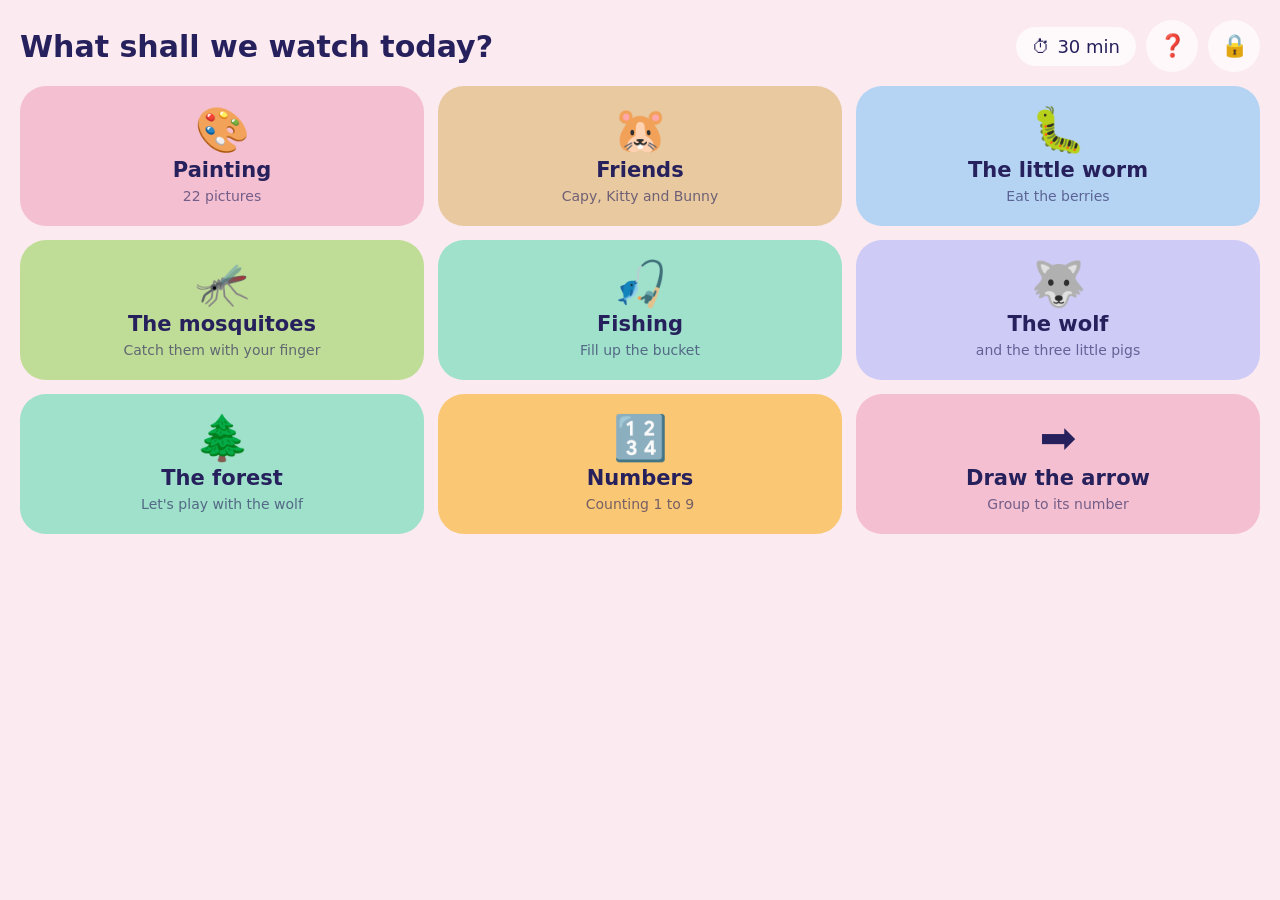
<file: docs/index.html>
<!doctype html>
<html lang="es">
<head>
<meta charset="utf-8">
<meta name="viewport" content="width=device-width, initial-scale=1, viewport-fit=cover, user-scalable=no">
<title>AurApp</title>

<meta name="apple-mobile-web-app-capable" content="yes">
<meta name="apple-mobile-web-app-status-bar-style" content="black-translucent">
<meta name="apple-mobile-web-app-title" content="AurApp">
<meta name="theme-color" content="#FBEAF0">

<link rel="manifest" href="manifest.webmanifest">
<link rel="apple-touch-icon" href="icons/icon-180.png">
<link rel="stylesheet" href="app.css">
</head>
<body>

<!-- Worlds ------------------------------------------------------------ -->
<div class="screen on" id="s-worlds">
  <div class="bar">
    <h1 data-t="worlds.ask"></h1>
    <div class="grow"></div>
    <div class="pill" id="clockWorlds">⏱ <span>30 min</span></div>
    <button class="round lock" data-go="help" aria-label="Instrucciones">❓</button>
    <button class="round lock" id="lockBtn" aria-label="Papá o mamá">🔒</button>
  </div>
  <div class="worlds" id="worldTiles"></div>
</div>

<!-- Video grid -------------------------------------------------------- -->
<div class="screen" id="s-grid">
  <div class="bar">
    <button class="round" data-go="worlds" aria-label="Inicio">🏠</button>
    <h1 id="gridTitle"></h1>
    <div class="grow"></div>
    <div class="pill" id="clockGrid">⏱ <span></span></div>
  </div>
  <div class="row">
    <button class="arrow" id="prevPage" aria-label="Anterior">‹</button>
    <div class="grid" id="videoGrid"></div>
    <button class="arrow" id="nextPage" aria-label="Siguiente">›</button>
  </div>
  <div class="dots" id="pageDots"></div>
</div>

<!-- Player ------------------------------------------------------------ -->
<div class="screen" id="s-player">
  <div id="stage">
    <div id="ytHost"></div>
    <div class="block"></div>
    <div class="veil" id="veil">▶</div>
  </div>
  <div class="controls">
    <button class="big pink" id="playPause" aria-label="Pausa">⏸</button>
    <div class="track"><div id="progress"></div></div>
    <button class="big lilac" id="playerHome" aria-label="Inicio">🏠</button>
  </div>
</div>

<!-- Time up ----------------------------------------------------------- -->
<div class="screen" id="s-timeup">
  <div class="moon">🌙</div>
  <h2 data-t="timeup.title"></h2>
  <p data-t="timeup.sub"></p>
  <button class="cta" data-go="paint" data-t="timeup.cta"></button>
  <button class="quiet" id="timeupParents" style="margin-top:18px" data-t="timeup.parents"></button>
</div>

<!-- Paint menu -------------------------------------------------------- -->
<div class="screen" id="s-paint">
  <div class="bar">
    <button class="round" data-go="worlds" aria-label="Inicio">🏠</button>
    <h1 data-t="paint.ask"></h1>
  </div>
  <div class="doors">
    <button class="door" data-go="color" style="background:var(--door-1)">
      <svg viewBox="0 0 320 300" id="doorArt" aria-hidden="true"></svg>
      <span class="name" data-t="paint.color"></span>
      <span class="sub" data-t="paint.color.sub"></span>
    </button>
    <button class="door" data-go="draw" style="background:var(--door-2)">
      <svg viewBox="0 0 320 300" aria-hidden="true">
        <path d="M40 200 C90 100 130 250 170 150 C200 76 240 190 285 120"
              fill="none" stroke="var(--ink)" stroke-width="14" stroke-linecap="round" opacity=".75"/>
      </svg>
      <span class="name" data-t="paint.draw"></span>
      <span class="sub" data-t="paint.draw.sub"></span>
    </button>
  </div>
</div>

<!-- Coloring ---------------------------------------------------------- -->
<div class="screen" id="s-color">
  <div class="bar">
    <button class="round" data-go="paint" aria-label="Atrás">‹</button>
    <h1 id="colorTitle" style="font-size:24px"></h1>
    <div class="grow"></div>
  </div>
  <div class="cats" id="silCats"></div>
  <div class="picker" id="silPicker"></div>
  <div id="canvasWrap"><svg id="colorSvg" viewBox="0 0 320 300" preserveAspectRatio="xMidYMid meet"></svg></div>
  <div class="paintrow">
    <div class="palette" id="palColor"></div>
    <button class="bigreset" id="colorReset" aria-label="Empezar de nuevo">
      <svg id="colorResetArt" viewBox="0 0 320 300" aria-hidden="true"></svg>
      <span class="badge">↺</span>
    </button>
  </div>
</div>

<!-- Free draw --------------------------------------------------------- -->
<div class="screen" id="s-draw">
  <div class="bar">
    <button class="round" data-go="paint" aria-label="Atrás">‹</button>
    <h1 style="font-size:24px" data-t="draw.title"></h1>
    <div class="grow"></div>
    <button class="round" id="undoBtn" aria-label="Deshacer">↶</button>
  </div>
  <div class="tools">
    <button class="tool on" data-tool="pencil" data-t="tool.pencil"></button>
    <button class="tool" data-tool="brush" data-t="tool.brush"></button>
    <button class="tool" data-tool="eraser" data-t="tool.eraser"></button>
    <button class="tool" id="clearDraw" data-t="tool.new"></button>
  </div>
  <div id="canvasWrap2" style="flex:1;background:#fff;border-radius:18px;min-height:0;overflow:hidden">
    <canvas id="drawCanvas"></canvas>
  </div>
  <div class="palette" id="palDraw"></div>
</div>

<!-- Friends ----------------------------------------------------------- -->
<div class="screen" id="s-pets">
  <div class="bar">
    <button class="round" data-go="worlds" aria-label="Inicio">🏠</button>
    <h1 id="petName"></h1>
    <div class="grow"></div>
    <div class="whotabs" id="petWho"></div>
  </div>
  <div class="petsrow">
    <div class="petstage"><svg id="petSvg" viewBox="0 0 300 400" role="img" aria-label="amigo"></svg></div>
    <div class="petside">
      <div class="cats" id="petModes"></div>
      <div class="meter" id="petMeter"><div></div></div>
      <div class="petitems" id="petItems"></div>
      <div class="paintrow">
        <div class="palette" id="petPal"></div>
        <button class="bigreset" id="petReset" aria-label="Empezar de nuevo">
          <svg id="petResetArt" viewBox="30 0 240 240" aria-hidden="true"></svg>
          <span class="badge">↺</span>
        </button>
      </div>
      <p class="pethint" id="petHint"></p>
    </div>
  </div>
</div>

<!-- Wolf and the three pigs -------------------------------------------- -->
<div class="screen" id="s-story">
  <div class="bar">
    <button class="round" data-go="worlds" aria-label="Inicio">🏠</button>
    <div class="grow"></div>
    <div class="dots" id="storyDots"></div>
  </div>
  <div class="storywrap"><svg id="storySvg" aria-label="el lobo y los tres cerditos"></svg></div>
  <div class="storyrow">
    <button class="storybtn" id="storyBlow" aria-label="Sopla"></button>
    <button class="storybtn next" id="storyNext" hidden aria-label="Siguiente casa"></button>
  </div>
</div>

<!-- Playing in the forest ---------------------------------------------- -->
<div class="screen" id="s-forest">
  <div class="bar">
    <button class="round" data-go="worlds" aria-label="Inicio">🏠</button>
    <div class="grow"></div>
    <div class="dots" id="forestDots"></div>
  </div>
  <div class="storywrap"><svg id="forestSvg" aria-label="juguemos en el bosque"></svg></div>
  <div class="storyrow">
    <button class="storybtn" id="forestAsk" aria-label="¿Lobo, estás?"></button>
    <button class="storybtn next" id="forestAgain" hidden aria-label="Otra vez"></button>
  </div>
  <p class="foresthint" id="forestHint"></p>
</div>

<!-- Worm ---------------------------------------------------------------- -->
<div class="screen" id="s-worm">
  <div class="bar">
    <button class="round" data-go="worlds" aria-label="Inicio">🏠</button>
    <div class="dots" id="wormDots"></div>
    <div class="grow"></div>
    <button class="round wormrestart" id="wormReset" aria-label="Empezar de nuevo">↺</button>
  </div>
  <div class="wormrow">
    <div class="wormboard"><svg id="wormSvg" aria-label="el gusanito"></svg></div>
    <div class="pad4">
      <button class="dirbtn up"    data-dir="0,-1" aria-label="Arriba">▲</button>
      <button class="dirbtn left"  data-dir="-1,0" aria-label="Izquierda">◀</button>
      <button class="dirbtn right" data-dir="1,0"  aria-label="Derecha">▶</button>
      <button class="dirbtn down"  data-dir="0,1"  aria-label="Abajo">▼</button>
    </div>
  </div>
</div>

<!-- Mosquitos ---------------------------------------------------------- -->
<div class="screen" id="s-bugs">
  <div class="bar">
    <button class="round" data-go="worlds" aria-label="Inicio">🏠</button>
    <div class="dots" id="bugDots"></div>
    <div class="grow"></div>
    <button class="round wormrestart" id="bugReset" aria-label="Empezar de nuevo">↺</button>
  </div>
  <div class="bugwrap">
    <div class="bugboard"><svg id="bugSvg" aria-label="los mosquitos"></svg></div>
    <div class="bugcheer" id="bugCheer" hidden></div>
  </div>
</div>

<!-- Une con la flecha --------------------------------------------------- -->
<div class="screen" id="s-match">
  <div class="bar">
    <button class="round" data-go="worlds" aria-label="Inicio">🏠</button>
    <div class="dots" id="matchDots"></div>
    <div class="grow"></div>
    <button class="round wormrestart" id="matchReset" aria-label="Empezar de nuevo">↺</button>
  </div>
  <div class="matchwrap">
    <div class="matchboard"><svg id="matchSvg" aria-label="une los conjuntos con su numero"></svg></div>
    <div class="bugcheer" id="matchCheer" hidden></div>
  </div>
</div>

<!-- A pescar ------------------------------------------------------------ -->
<div class="screen" id="s-fish">
  <div class="bar">
    <button class="round" data-go="worlds" aria-label="Inicio">🏠</button>
    <div class="dots" id="fishDots"></div>
    <div class="grow"></div>
    <button class="round wormrestart" id="fishReset" aria-label="Empezar de nuevo">↺</button>
  </div>
  <div class="bugwrap">
    <div class="bugboard"><svg id="fishSvg" aria-label="a pescar"></svg></div>
    <div class="bugcheer" id="fishCheer" hidden></div>
  </div>
</div>

<!-- Counting ------------------------------------------------------------ -->
<div class="screen" id="s-count">
  <div class="bar">
    <button class="round" data-go="worlds" aria-label="Inicio">🏠</button>
    <div class="grow"></div>
    <div class="dots" id="countDots"></div>
  </div>
  <div class="countboard" id="countBoard"></div>
  <div class="countrow">
    <div class="numchip" id="numChip"></div>
    <p class="counthint" id="countHint"></p>
  </div>
</div>

<!-- Help ---------------------------------------------------------------- -->
<div class="screen" id="s-help">
  <div class="wrap">
    <div class="bar" style="margin:10px 0 18px">
      <h2 style="margin:0" data-t="help.title"></h2>
      <div class="grow"></div>
      <button class="btn" id="helpBack" data-t="help.done"></button>
    </div>
    <div data-thtml="body"></div>
  </div>
</div>

<!-- PIN --------------------------------------------------------------- -->
<div class="screen" id="s-pin">
  <h2 data-t="pin.title"></h2>
  <div class="pips" id="pips"><i></i><i></i><i></i><i></i></div>
  <div class="pad" id="pinPad"></div>
  <button class="quiet" id="pinCancel" data-t="pin.cancel"></button>
</div>

<!-- Parent panel ------------------------------------------------------ -->
<div class="screen" id="s-parents">
  <div class="wrap">
    <div class="bar" style="margin:10px 0 18px">
      <h2 style="margin:0" data-t="p.title"></h2>
      <div class="grow"></div>
      <button class="btn" data-go="worlds" data-t="p.done"></button>
    </div>

    <section>
      <h3 data-t="p.help.h"></h3>
      <button class="btn primary" data-go="help" data-t="p.help.link"></button>
      <p class="hint" data-t="p.help.sub"></p>
    </section>

    <!-- The daily limit only counts time spent actually playing a video, so in
         a build without videos it is a control that does nothing. Rather than
         leave a dead setting in front of a parent, it travels with the video
         sections. -->
    <section class="vidonly">
      <h3 data-t="p.time.h"></h3>
      <label><span data-t="p.time.limit"></span>
        <select id="limitSel">
          <option value="0">Sin límite</option>
          <option value="15">15 minutos</option>
          <option value="20">20 minutos</option>
          <option value="30">30 minutos</option>
          <option value="45">45 minutos</option>
          <option value="60">60 minutos</option>
          <option value="90">90 minutos</option>
        </select>
      </label>
      <label><span data-t="p.time.used"></span> <span id="usedToday">0 min</span></label>
      <button class="btn" id="resetTime" data-t="p.time.reset"></button>
    </section>

    <section class="vidonly">
      <h3 data-t="p.search.h"></h3>
      <label><span data-t="p.search.q"></span> <input type="text" id="ytQuery" autocomplete="off"></label>
      <label><span data-t="p.search.world"></span> <select id="ytWorld"></select></label>
      <button class="btn primary" id="ytSearchBtn" data-t="p.search.go"></button>
      <p class="hint" id="ytHint" data-t="p.search.needkey"></p>
      <p class="hint" style="margin-top:12px" data-t="p.search.sugg"></p>
      <div class="suggests" id="ytSuggest"></div>
      <div id="ytResults"></div>
    </section>

    <section class="vidonly">
      <h3 data-t="p.list.h"></h3>
      <label><span data-t="p.list.link"></span> <input type="url" id="ytList" placeholder="https://www.youtube.com/playlist?list=..." autocomplete="off"></label>
      <button class="btn" id="ytListBtn" data-t="p.list.go"></button>
      <p class="hint" data-t="p.list.note"></p>
    </section>

    <section class="vidonly">
      <h3 data-t="p.bulk.h"></h3>
      <textarea id="ytBulk" rows="4" placeholder="Pega aquí varios enlaces, uno por línea"></textarea>
      <button class="btn" id="ytBulkBtn" data-t="p.bulk.go"></button>
      <p class="hint" data-t="p.bulk.note"></p>
    </section>

    <section class="vidonly">
      <h3 data-t="p.add.h"></h3>
      <label><span data-t="p.add.link"></span> <input type="url" id="addLink" placeholder="https://youtu.be/..." inputmode="url" autocomplete="off"></label>
      <label><span data-t="p.add.title"></span> <input type="text" id="addTitle"></label>
      <label><span data-t="p.add.world"></span> <select id="addWorld"></select></label>
      <button class="btn primary" id="addBtn" data-t="p.add.go"></button>
      <p class="hint" id="addHint" data-t="p.add.note"></p>
    </section>

    <section class="vidonly">
      <h3><span data-t="p.videos.h"></span> (<span id="videoCount">0</span>)</h3>
      <div id="videoList"></div>
      <p class="hint" id="emptyHint" data-t="p.videos.empty"></p>
    </section>

    <section>
      <h3 data-t="p.worlds.h"></h3>
      <div id="worldToggles"></div>
      <p class="hint" data-t="p.worlds.note"></p>
    </section>

    <section>
      <h3 data-t="p.sound.h"></h3>
      <label class="worldrow"><span class="ico">🔊</span><b data-t="p.sound.on"></b><input type="checkbox" id="soundOn"></label>
      <p class="hint" data-t="p.sound.note"></p>
    </section>

    <section>
      <h3 data-t="p.lang.h"></h3>
      <div class="cats" id="langPick"></div>
      <p class="hint" data-t="p.lang.note"></p>
    </section>

    <section>
      <h3 data-t="p.theme.h"></h3>
      <div id="themePicker" class="themes"></div>
      <p class="hint" data-t="p.theme.note"></p>
    </section>

    <section class="vidonly">
      <h3 data-t="p.key.h"></h3>
      <label>API key <input type="text" id="ytKey" placeholder="AIza..." autocomplete="off"></label>
      <button class="btn" id="ytKeySave" data-t="p.key.save"></button>
      <p class="hint" data-t="p.key.note"></p>
    </section>

    <section>
      <h3 data-t="p.sec.h"></h3>
      <label>PIN <input type="text" id="pinInput" inputmode="numeric" maxlength="4"></label>
      <button class="btn" id="savePin" data-t="p.sec.save"></button>
      <p class="hint" data-t="p.sec.note"></p>
    </section>

    <section>
      <h3 data-t="p.backup.h"></h3>
      <button class="btn" id="exportBtn" data-t="p.backup.export"></button>
      <button class="btn" id="importBtn" data-t="p.backup.import"></button>
      <p class="hint" data-t="p.backup.note"></p>
      <input type="file" id="importFile" accept="application/json" hidden>
    </section>
  </div>
</div>

<script src="silhouettes.js"></script>
<script src="pets.js"></script>
<script src="story.js"></script>
<script src="forest.js"></script>
<script src="worm.js"></script>
<script src="counting.js"></script>
<script src="bugs.js"></script>
<script src="match.js"></script>
<script src="fish.js"></script>
<script src="sound.js"></script>
<script src="i18n.js"></script>
<script src="i18n-help.js"></script>
<script src="youtube.js"></script>
<script src="app.js"></script>
</body>
</html>
</file>
<file: docs/app.css>
/* AurApp — styles. Everything is sized for small, imprecise fingers:
   no tap target under 52px, no text she has to read in order to navigate. */

/* Palette ------------------------------------------------------------
   Every mood colour lives here so the whole app can be re-tinted from the
   parent panel. The characters and the colouring pages are deliberately not
   themed — those are artwork, not chrome. */

:root {
  --bg-main: #FBEAF0;
  --bg-alt: #EEEDFE;
  --bg-paint: #E7F4EF;
  --bg-plain: #F5F5F4;
  --ink: #26215C;
  --accent: #D4537E;
  --accent-soft: #F4C0D1;
  --accent-strong: #E86A9A;
  --accent-2: #CECBF6;
  --ok: #1D9E75;
  --door-1: #9FE1CB;
  --door-2: #FAC775;
  --stage-deep: #3C3489;
}

* { box-sizing: border-box; -webkit-tap-highlight-color: transparent; }

/* touch-action: manipulation turns off double-tap-to-zoom on anything that can
   be pressed. Without it the browser waits about 300 ms after each tap to see
   whether a second one is coming — and if it is, it cancels the first. Tapping
   harder and faster, which is what anyone does when a button seems dead, is
   the one thing that makes it worse. It is why the house button needed
   pressing several times.

   The same rule pairs with the :active states below: with the tap highlight
   turned off, a button that does not visibly move is a button you cannot tell
   you have pressed. */
button, label, .tile, .door, .sw, .card, [data-go] { touch-action: manipulation; }

.round:active, .tile:active, .cta:active, .btn:active { transform: scale(.94); }

/* The browser hides [hidden] elements with `display: none` from its own
   stylesheet, which any class rule of ours that sets `display` silently beats.
   That is how the 🎉 stayed on screen after the mosquitoes were caught — and
   how both story buttons were showing at once. One rule fixes the family. */
[hidden] { display: none !important; }

html, body {
  margin: 0; padding: 0; height: 100%;
  overflow: hidden;
  overscroll-behavior: none;
  font-family: ui-rounded, "SF Pro Rounded", -apple-system, system-ui, sans-serif;
  background: var(--bg-main);
  color: var(--ink);
  -webkit-user-select: none; user-select: none;
  -webkit-touch-callout: none;
}

/* Screens ------------------------------------------------------------- */

/* Padding respects the notch and the home bar. On a phone with a cutout, or
   an iPad in full screen, a flat 20px puts the home button under the cut-out
   or under the gesture bar. env() is zero on everything else, so this costs
   nothing where it is not needed. */
.screen {
  position: fixed; inset: 0; display: none; flex-direction: column; gap: 14px;
  padding: max(20px, env(safe-area-inset-top)) max(20px, env(safe-area-inset-right))
           max(20px, env(safe-area-inset-bottom)) max(20px, env(safe-area-inset-left));
}
.screen.on { display: flex; }

#s-worlds, #s-paint { background: var(--bg-main); }
#s-grid, #s-timeup  { background: var(--bg-alt); }
#s-color            { background: var(--bg-paint); }
#s-draw             { background: var(--bg-main); }
#s-player           { background: var(--ink); }
#s-pin, #s-parents  { background: var(--bg-plain); }

/* Header -------------------------------------------------------------- */

/* The header row. The dots must be the part that gives way: they are the only
   thing here that grows with the game (twenty of them in the mosquitoes), and
   a row that cannot give way pushes the reset button off the right edge —
   exactly what happened to the colour palette. */
.bar { display: flex; align-items: center; gap: 10px; flex: 0 0 auto; flex-wrap: wrap; }
.bar h1 { margin: 0; font-size: 30px; font-weight: 600; }
.bar .grow { flex: 1; }

.pill {
  display: flex; align-items: center; gap: 7px;
  padding: 9px 16px; border-radius: 999px;
  background: rgba(255,255,255,.72); font-size: 18px; font-weight: 500;
}

.round {
  width: 52px; height: 52px; flex: 0 0 auto;
  border: 0; border-radius: 50%;
  background: #fff; color: var(--ink);
  font-size: 22px; display: grid; place-items: center; cursor: pointer;
}
.round.lock { background: rgba(255,255,255,.7); color: #6b6b6b; }

/* World tiles --------------------------------------------------------- */

.worlds {
  flex: 1; display: grid; grid-template-columns: repeat(3, 1fr);
  gap: 14px; align-content: start;
  overflow-y: auto; -webkit-overflow-scrolling: touch;
}

.tile {
  border: 0; border-radius: 26px; padding: 22px 12px; cursor: pointer;
  display: flex; flex-direction: column; align-items: center; gap: 6px;
  font-family: inherit; color: var(--ink);
}
.tile .ico { font-size: 44px; line-height: 1; }
.tile .name { font-size: 21px; font-weight: 600; }
.tile .sub { font-size: 14px; opacity: .62; }

/* Video grid ---------------------------------------------------------- */

.row { flex: 1; display: flex; align-items: center; gap: 12px; min-height: 0; }

.arrow {
  width: 62px; flex: 0 0 auto; align-self: stretch; max-height: 240px;
  border: 0; border-radius: 20px; cursor: pointer;
  background: var(--accent); color: #fff; font-size: 30px;
}
.arrow:disabled { background: rgba(255,255,255,.6); color: rgba(38,33,92,.25); }

.grid { flex: 1; display: grid; grid-template-columns: repeat(3, 1fr); gap: 14px; align-content: center; }

.card {
  border: 0; padding: 9px; border-radius: 20px; background: #fff; cursor: pointer;
  font-family: inherit; text-align: left; color: var(--ink);
}
.card .thumb {
  position: relative; width: 100%; aspect-ratio: 16/9;
  border-radius: 14px; overflow: hidden; background: var(--accent-2);
}
.card .thumb img { width: 100%; height: 100%; object-fit: cover; display: block; }
.card .thumb .play {
  position: absolute; top: 8px; left: 8px;
  width: 34px; height: 34px; border-radius: 50%;
  background: rgba(255,255,255,.92); display: grid; place-items: center; font-size: 15px;
}
.card .ttl {
  margin-top: 7px; font-size: 16px; font-weight: 500; line-height: 1.25;
  display: -webkit-box; -webkit-line-clamp: 2; -webkit-box-orient: vertical; overflow: hidden;
}

.dots {
  display: flex; justify-content: center; gap: 10px;
  flex: 1 1 auto; min-width: 0; flex-wrap: wrap;
}
.dots i { width: 14px; height: 14px; border-radius: 50%; background: var(--accent-soft); }

/* Twenty dots at full size run off the side of a phone. Past a dozen they get
   smaller, and if they still do not fit they wrap — never at the cost of the
   buttons beside them. */
.dots.many { gap: 5px; }
.dots.many i { width: 9px; height: 9px; }
@media (max-width: 760px) {
  .dots.many { gap: 4px; }
  .dots.many i { width: 7px; height: 7px; }
}
.dots i.on { background: var(--accent); }

/* Player -------------------------------------------------------------- */

#stage { flex: 1; border-radius: 18px; overflow: hidden; position: relative; background: var(--stage-deep); min-height: 0; }
#stage iframe { position: absolute; inset: 0; width: 100%; height: 100%; border: 0; }

/* Swallows every tap on the video. Without this, tapping the iframe opens
   YouTube itself: the title bar, the share button, "More videos", or a whole
   new window. She controls playback with our buttons underneath instead. */
#stage .block { position: absolute; inset: 0; z-index: 3; }

/* YouTube paints its own "More videos" grid the moment a video pauses, and
   rel=0 no longer removes it. So while paused we cover the frame entirely. */
#stage .veil {
  position: absolute; inset: 0; z-index: 4;
  background: var(--ink); color: var(--accent-soft); font-size: 76px;
  display: none; align-items: center; justify-content: center;
}
#stage .veil.on { display: flex; }

.controls { flex: 0 0 auto; display: flex; align-items: center; gap: 18px; }
.big {
  width: 76px; height: 76px; flex: 0 0 auto;
  border: 0; border-radius: 50%; cursor: pointer;
  font-size: 30px; color: var(--ink); display: grid; place-items: center;
}
.big.pink { background: var(--accent-soft); }
.big.lilac { background: var(--accent-2); }

.track { flex: 1; height: 14px; border-radius: 999px; background: rgba(255,255,255,.22); overflow: hidden; }
.track div { height: 100%; width: 0; border-radius: 999px; background: var(--accent-soft); }

/* Time up ------------------------------------------------------------- */

#s-timeup { align-items: center; justify-content: center; text-align: center; }
#s-timeup .moon {
  width: 132px; height: 132px; border-radius: 50%; background: var(--accent-2);
  display: grid; place-items: center; font-size: 60px; margin-bottom: 6px;
}
#s-timeup h2 { margin: 0; font-size: 32px; font-weight: 600; }
#s-timeup p { margin: 0; font-size: 20px; opacity: .7; }

.cta {
  border: 0; border-radius: 999px; cursor: pointer; font-family: inherit;
  padding: 16px 30px; font-size: 21px; font-weight: 500;
  background: var(--accent-soft); color: var(--ink); margin-top: 14px;
}
.quiet { border: 0; background: none; color: #777; font-size: 16px; cursor: pointer; font-family: inherit; }

/* Paint --------------------------------------------------------------- */

.doors { flex: 1; display: grid; grid-template-columns: 1fr 1fr; gap: 18px; align-content: center; }
.door {
  border: 0; border-radius: 28px; padding: 30px 16px; cursor: pointer;
  font-family: inherit; color: var(--ink);
  display: flex; flex-direction: column; align-items: center; gap: 8px;
}
.door svg { height: 130px; }
.door .name { font-size: 26px; font-weight: 600; }
.door .sub { font-size: 16px; opacity: .6; }

.cats { flex: 0 0 auto; display: flex; gap: 10px; }
.cats button {
  border: 0; border-radius: 999px; cursor: pointer; font-family: inherit;
  padding: 10px 22px; font-size: 17px; font-weight: 500;
  background: #fff; color: var(--ink);
}
.cats button.on { background: var(--accent); color: #fff; }

.picker { flex: 0 0 auto; display: flex; gap: 9px; overflow-x: auto; padding-bottom: 4px; }
.picker::-webkit-scrollbar { display: none; }
.pk {
  flex: 0 0 auto; width: 74px; padding: 6px 4px 3px;
  border: 2px solid transparent; border-radius: 12px; background: #fff; cursor: pointer;
  font-family: inherit; text-align: center;
}
.pk.on { border-color: var(--accent); background: var(--bg-main); }
.pk svg { width: 100%; height: 40px; display: block; }
.pk svg .rg { fill: #9e9e98; stroke: #9e9e98; stroke-width: 5; }
.pk svg .ln { fill: none; }
.pk.on svg .rg { fill: #993556; stroke: #993556; }
.pk span { font-size: 11px; color: #6b6b6b; }

#canvasWrap { flex: 1; background: #fff; border-radius: 18px; min-height: 0; position: relative; overflow: hidden; }
#colorSvg { width: 100%; height: 100%; display: block; }
#colorSvg .rg { fill: #F1EFE8; stroke: #2C2C2A; stroke-width: 4; stroke-linejoin: round; cursor: pointer; }
#colorSvg .ln { fill: none; stroke-linecap: round; }

#drawCanvas { width: 100%; height: 100%; display: block; touch-action: none; background: #fff; }

/* The palette wraps at every width, not just on a narrow phone.
   Ten swatches in one unbreakable row are 628px wide; a phone held sideways is
   about 800px, and once the screen padding and the reset button are added the
   row no longer fits — and since the reset cannot shrink, it is the one that
   gets pushed off the edge. Wrapping means the palette's smallest possible
   width is one swatch, so the reset always has room. */
.palette {
  flex: 0 0 auto; display: flex; flex-wrap: wrap;
  gap: 12px; justify-content: center;
}
.sw { width: 52px; height: 52px; border-radius: 50%; border: 4px solid transparent; cursor: pointer; padding: 0; }
.sw.on { border-color: var(--ink); }

.tools { flex: 0 0 auto; display: flex; gap: 10px; }
.tool {
  flex: 1; border: 0; border-radius: 14px; padding: 14px 6px; cursor: pointer;
  background: #fff; color: var(--ink); font-family: inherit; font-size: 17px; font-weight: 500;
}
.tool.on { background: var(--accent); color: #fff; }

/* Friends -------------------------------------------------------------- */

.whotabs { display: flex; gap: 8px; }

/* Picture tabs. She cannot read, so the friend is chosen by its own face
   and the activity by the thing itself. */
.facetab {
  width: 64px; height: 64px; padding: 2px; cursor: pointer;
  border: 4px solid transparent; border-radius: 50%;
  background: #fff; overflow: hidden;
}
.facetab.on { border-color: var(--ok); background: #E1F5EE; }
.facetab svg { display: block; width: 100%; height: 100%; }

.icontab {
  width: 68px; height: 68px; flex: 0 0 auto; padding: 6px; cursor: pointer;
  border: 4px solid transparent; border-radius: 18px; background: #fff;
}
.icontab.cat svg .rg { fill: #9e9e98; stroke: #9e9e98; stroke-width: 5; }
.icontab.cat svg .ln { fill: none; }
.icontab.cat.on svg .rg { fill: #993556; stroke: #993556; }
.icontab.on { border-color: var(--accent); background: var(--bg-main); }
.icontab svg { display: block; width: 100%; height: 100%; }

.petsrow { flex: 1; display: flex; gap: 14px; min-height: 0; }

.petstage {
  flex: 0 0 40%; background: #FDF3E7; border-radius: 18px;
  display: flex; align-items: center; justify-content: center; overflow: hidden;
}
.petstage svg { display: block; width: 100%; height: 100%; }

/* A dressing-up game with no reaction feels broken: you tap, something
   appears, nothing happens. The bounce is anchored at the feet so it reads
   as the friend landing, not as the whole picture scaling. */
.petstage svg { transform-origin: 50% 92%; }
.petstage svg.pop    { animation: petPop .52s cubic-bezier(.3,1.4,.5,1); }
.petstage svg.wiggle { animation: petWiggle .55s ease-in-out; }

@keyframes petPop {
  0%   { transform: scale(1, 1) translateY(0); }
  28%  { transform: scale(1.07, .92) translateY(8px); }
  55%  { transform: scale(.96, 1.06) translateY(-12px); }
  78%  { transform: scale(1.03, .97) translateY(3px); }
  100% { transform: scale(1, 1) translateY(0); }
}

@keyframes petWiggle {
  0%, 100% { transform: rotate(0deg); }
  22%  { transform: rotate(-5deg); }
  55%  { transform: rotate(5deg); }
  80%  { transform: rotate(-2deg); }
}

/* Some children are motion sensitive, and iOS exposes the setting. */
@media (prefers-reduced-motion: reduce) {
  .petstage svg.pop, .petstage svg.wiggle { animation: none; }
}

.petside { flex: 1; min-width: 0; display: flex; flex-direction: column; gap: 10px; }

.petitems { display: grid; grid-template-columns: repeat(3, 1fr); gap: 10px; align-content: start; }
.petitem {
  background: #fff; border: 3px solid transparent; border-radius: 16px;
  padding: 6px; cursor: pointer; font-family: inherit;
}
.petitem.on { border-color: var(--accent); background: var(--bg-main); }
.petitem svg { display: block; width: 100%; height: 54px; }
.petitem span { display: block; font-size: 13px; color: var(--ink); text-align: center; margin-top: 2px; }

.pethint { margin: 0; font-size: 14px; color: #6b6b6b; }

.meter {
  height: 18px; border-radius: 999px; background: #fff;
  overflow: hidden; flex: 0 0 auto;
}
.meter > div {
  height: 100%; width: 0; border-radius: 999px;
  background: #97C459; transition: width .5s;
}

@media (orientation: portrait) {
  .petsrow { flex-direction: column; }
  .petstage { flex: 0 0 44%; }
  .petitems { grid-template-columns: repeat(4, 1fr); }
}

@media (max-width: 760px) {
  .whotabs button { padding: 9px 14px; font-size: 14px; }
  .petitem svg { height: 44px; }
  .petitem span { font-size: 11px; }
}

/* Wolf and the three pigs ---------------------------------------------- */

.storywrap {
  flex: 1; min-height: 0; background: #CFE9F7;
  border-radius: 20px; overflow: hidden; display: flex;
}
.storywrap svg { display: block; width: 100%; height: 100%; }

.storyrow { flex: 0 0 auto; display: flex; justify-content: center; gap: 14px; }
.storybtn {
  border: 0; border-radius: 26px; cursor: pointer; font-family: inherit;
  width: 112px; height: 100px; padding: 10px;
  background: var(--accent-strong);
  display: grid; place-items: center;
  box-shadow: 0 3px 0 rgba(38,33,92,.14);
}
.storybtn svg { display: block; width: 100%; height: 100%; }
.storybtn.next { background: var(--ok); }
.storybtn:active { transform: scale(.96); }

@media (orientation: portrait) {
  .camcostumes { grid-template-columns: repeat(3, 1fr); }
}
@media (max-width: 760px) {
  .camshutter { width: 74px; height: 74px; }
  .camshutter svg { width: 40px; height: 40px; }
  .camcostume svg { height: 36px; }
  .storybtn { width: 88px; height: 78px; border-radius: 22px; }
}

.foresthint {
  flex: 0 0 auto; margin: 0; text-align: center;
  font-size: 20px; font-weight: 500; color: var(--ink); min-height: 26px;
}
@media (max-width: 760px) { .foresthint { font-size: 16px; } }

.themes { display: flex; gap: 12px; flex-wrap: wrap; }
.themeswatch {
  border: 4px solid transparent; border-radius: 16px; padding: 8px 10px;
  cursor: pointer; font-family: inherit; background: #fff; min-width: 104px;
}
.themeswatch.on { border-color: var(--accent); }
.themeswatch .chips { display: flex; gap: 4px; margin-bottom: 6px; }
.themeswatch .chips i { width: 22px; height: 22px; border-radius: 6px; }
.themeswatch span { font-size: 14px; color: var(--ink); }

.worldrow { display: flex; align-items: center; gap: 12px; padding: 10px 0; border-top: 1px solid #f0f0f0; }
.worldrow .ico { font-size: 24px; }
.worldrow b { flex: 1; font-weight: 500; font-size: 16px; }
.worldrow input { width: 26px; height: 26px; }

.paintrow { flex: 0 0 auto; display: flex; align-items: center; gap: 14px; }
.paintrow { flex-wrap: wrap; }
/* min-width: 0 matters as much as the wrapping: without it a flex item refuses
   to shrink below its content, whatever else you tell it. */
.paintrow .palette { flex: 1 1 0; min-width: 0; justify-content: flex-start; }

/* The reset shows the drawing as it will end up — blank. She cannot read
   "empezar de nuevo", but she recognises her own picture with nothing in it. */
.bigreset {
  position: relative; flex: 0 0 auto;
  width: 78px; height: 66px; padding: 4px;
  border: 4px solid var(--accent); border-radius: 18px;
  background: #fff; cursor: pointer;
}
.bigreset svg { display: block; width: 100%; height: 100%; }
.bigreset svg .rg { fill: #fff; stroke: #9a9a94; stroke-width: 5; }
.bigreset svg .ln { fill: none; }
.bigreset .badge {
  position: absolute; right: -8px; bottom: -8px;
  width: 30px; height: 30px; border-radius: 50%;
  background: var(--accent); color: #fff;
  font-size: 18px; line-height: 30px; text-align: center;
}
.bigreset:active { transform: scale(.94); }

@media (max-width: 760px) {
  .bigreset { width: 62px; height: 54px; }
  .bigreset .badge { width: 25px; height: 25px; font-size: 15px; line-height: 25px; }
}

/* Worm ----------------------------------------------------------------- */

#s-worm { background: var(--bg-main); }

.wormrow { flex: 1; display: flex; align-items: center; gap: 16px; min-height: 0; }

.wormboard {
  flex: 1; min-width: 0; min-height: 0;
  background: #E8F4DC; border-radius: 20px; overflow: hidden;
  display: flex; align-items: center;
}
.wormboard svg { display: block; width: 100%; height: 100%; }

/* A real cross, not a row: at four the arrows have to sit where they point. */
.pad4 {
  flex: 0 0 auto;
  display: grid; grid-template-columns: repeat(3, 78px); grid-template-rows: repeat(3, 78px);
  gap: 8px;
}
.dirbtn {
  border: 0; border-radius: 20px; cursor: pointer;
  background: var(--accent); color: #fff; font-size: 30px;
  display: grid; place-items: center; font-family: inherit;
}
.dirbtn:active { transform: scale(.94); }
.dirbtn.up    { grid-column: 2; grid-row: 1; }
.dirbtn.left  { grid-column: 1; grid-row: 2; }
.dirbtn.right { grid-column: 3; grid-row: 2; }
.dirbtn.down  { grid-column: 2; grid-row: 3; }
.wormrestart { background: var(--ok); color: #fff; }

@media (orientation: portrait) {
  .wormrow { flex-direction: column; }
  .pad4 { grid-template-columns: repeat(3, 72px); grid-template-rows: repeat(3, 72px); }
}
@media (max-width: 760px) {
  .pad4 { grid-template-columns: repeat(3, 62px); grid-template-rows: repeat(3, 62px); gap: 6px; }
  .dirbtn { font-size: 24px; border-radius: 16px; }
}

/* Counting -------------------------------------------------------------- */

#s-count { background: var(--bg-alt); }

.countboard {
  flex: 1; min-height: 0;
  display: grid; grid-template-columns: repeat(3, 1fr); gap: 14px; align-items: stretch;
}
.countcard {
  background: #fff; border: 5px solid transparent; border-radius: 22px;
  padding: 12px; display: flex; align-items: center; justify-content: center;
  min-height: 0;
}
.countcard svg { display: block; width: 100%; height: 100%; max-height: 100%; }
.countcard.over { border-color: var(--accent); }
.countcard.right { border-color: var(--ok); background: #E8F6EE; }

.countrow { flex: 0 0 auto; display: flex; align-items: center; gap: 18px; }

.numchip {
  width: 112px; height: 112px; flex: 0 0 auto; cursor: grab;
  border-radius: 26px; background: var(--accent); color: #fff;
  display: grid; place-items: center; touch-action: none;
}
.numchip svg { width: 100%; height: 100%; }
.numchip.dragging { position: fixed; z-index: 50; pointer-events: none; }
.numchip.hidden { visibility: hidden; }

.counthint { margin: 0; font-size: 20px; font-weight: 500; color: var(--ink); }

@media (orientation: portrait) {
  .countboard { grid-template-columns: 1fr; }
}
@media (max-width: 760px) {
  .numchip { width: 88px; height: 88px; border-radius: 20px; }
  .counthint { font-size: 16px; }
  .countcard { padding: 8px; border-width: 4px; border-radius: 18px; }
}

#s-parents textarea {
  font-family: inherit; font-size: 15px; padding: 10px 12px; width: 100%;
  border: 1px solid #ddd; border-radius: 10px; resize: vertical;
}

.suggests { display: flex; flex-wrap: wrap; gap: 8px; margin-bottom: 6px; }
.suggest {
  border: 1px solid #ddd; border-radius: 999px; cursor: pointer; font-family: inherit;
  padding: 9px 15px; font-size: 14px; background: #fff; color: var(--ink);
  display: flex; align-items: center; gap: 7px;
}
.suggest .ico { font-size: 17px; }
.suggest:active { background: var(--bg-main); }

.ytresult { display: flex; align-items: center; gap: 10px; padding: 8px 0; border-top: 1px solid #f0f0f0; }
.ytresult img { width: 92px; height: 52px; object-fit: cover; border-radius: 8px; background: #eee; flex: 0 0 auto; }
.ytresult .m { flex: 1; min-width: 0; }
.ytresult .m b { display: block; font-weight: 500; font-size: 15px; line-height: 1.3; }
.ytresult .m span { font-size: 13px; color: #888; }
.ytresult button {
  border: 0; border-radius: 12px; cursor: pointer; font-family: inherit;
  padding: 10px 16px; font-size: 15px; font-weight: 500;
  background: var(--ok); color: #fff; flex: 0 0 auto;
}
.ytresult button.added { background: #E8E8E6; color: #888; }

/* Help ------------------------------------------------------------------ */

#s-help { background: var(--bg-plain); display: none; overflow-y: auto; }
#s-help.on { display: block; }
#s-help .wrap { max-width: 720px; margin: 0 auto; padding-bottom: 40px; }
#s-help section { background: #fff; border-radius: 16px; padding: 16px 18px; margin-bottom: 16px; }
#s-help h3 { margin: 0 0 10px; font-size: 17px; font-weight: 600; color: var(--ink); }
#s-help p { margin: 0 0 10px; font-size: 15px; line-height: 1.6; color: #3b3b3b; }
#s-help p:last-child { margin-bottom: 0; }
#s-help a { color: var(--accent); font-weight: 500; }
#s-help code {
  background: #F0EFEC; border-radius: 5px; padding: 1px 5px;
  font-family: ui-monospace, Menlo, monospace; font-size: 14px;
}
#s-help .steps { margin: 0 0 10px; padding-left: 22px; }
#s-help .steps li { font-size: 15px; line-height: 1.7; color: #3b3b3b; }

/* PIN ----------------------------------------------------------------- */

#s-pin { align-items: center; justify-content: center; gap: 20px; }
#s-pin h2 { margin: 0; font-size: 22px; font-weight: 500; }
.pips { display: flex; gap: 14px; }
.pips i { width: 18px; height: 18px; border-radius: 50%; background: #dcdcdc; }
.pips i.on { background: var(--accent); }
.pips.bad { animation: shake .4s; }
@keyframes shake { 25% { transform: translateX(9px) } 75% { transform: translateX(-9px) } }

.pad { display: grid; grid-template-columns: repeat(3, 92px); gap: 14px; }
.pad button {
  height: 62px; border: 0; border-radius: 16px; background: #fff; cursor: pointer;
  font-family: inherit; font-size: 26px; font-weight: 500; color: #2C2C2A;
}
.pad button.blank { background: none; cursor: default; }

/* Parent panel -------------------------------------------------------- */

#s-parents { overflow-y: auto; display: none; }
#s-parents.on { display: block; }
#s-parents .wrap { max-width: 720px; margin: 0 auto; padding-bottom: 40px; }
#s-parents h2 { font-size: 24px; }
#s-parents section { background: #fff; border-radius: 16px; padding: 16px; margin-bottom: 16px; }
#s-parents h3 { margin: 0 0 12px; font-size: 15px; text-transform: uppercase; letter-spacing: .04em; color: #888; font-weight: 500; }
#s-parents label { display: flex; align-items: center; justify-content: space-between; gap: 12px; padding: 9px 0; font-size: 16px; }
#s-parents input[type=text], #s-parents input[type=url], #s-parents select {
  font-family: inherit; font-size: 16px; padding: 10px 12px;
  border: 1px solid #ddd; border-radius: 10px; background: #fff; min-width: 0; flex: 1;
}
#s-parents .btn {
  border: 0; border-radius: 12px; padding: 12px 18px; cursor: pointer;
  font-family: inherit; font-size: 16px; font-weight: 500; background: var(--bg-alt); color: var(--ink);
}
#s-parents .btn.primary { background: var(--accent); color: #fff; }
#s-parents .btn.danger { background: none; color: #b3261e; padding: 6px 8px; }
#s-parents .vrow { display: flex; align-items: center; gap: 10px; padding: 8px 0; border-top: 1px solid #f0f0f0; }
#s-parents .vrow img { width: 74px; height: 42px; object-fit: cover; border-radius: 6px; background: #eee; }
#s-parents .vrow .m { flex: 1; min-width: 0; }
#s-parents .vrow .m b { display: block; font-weight: 500; font-size: 15px; overflow: hidden; text-overflow: ellipsis; white-space: nowrap; }
#s-parents .vrow .m span { font-size: 13px; color: #888; }
#s-parents .hint { font-size: 13px; color: #888; line-height: 1.5; margin: 8px 0 0; }

/* Portrait and phones -------------------------------------------------
   The app used to demand landscape. A four-year-old does not turn the
   tablet on request, and half the time she is handed a phone instead, so
   every screen now reflows rather than nagging. */

@media (orientation: portrait) {
  .worlds { grid-template-columns: repeat(2, 1fr); }
  .grid   { grid-template-columns: repeat(2, 1fr); }
  .doors  { grid-template-columns: 1fr; }
  .arrow  { max-height: 200px; }
  .bar h1 { font-size: 24px; }
  #s-timeup h2 { font-size: 26px; }
}

/* Phone-sized: shrink chrome, never the tap targets. */
@media (max-width: 760px) {
  .screen { padding: 12px; gap: 10px; }
  .bar h1 { font-size: 21px; }
  .pill { padding: 7px 12px; font-size: 15px; }
  .round { width: 46px; height: 46px; font-size: 19px; }
  .tile { padding: 14px 8px; border-radius: 20px; }
  .tile .ico { font-size: 34px; }
  .tile .name { font-size: 17px; }
  .tile .sub { font-size: 12px; }
  .arrow { width: 48px; font-size: 24px; }
  .card .ttl { font-size: 14px; }
  .big { width: 62px; height: 62px; font-size: 24px; }
  .sw { width: 44px; height: 44px; }
  .palette { gap: 8px; }
  .tools { flex-wrap: wrap; }
  .tools .tool { flex: 1 1 40%; font-size: 15px; padding: 12px 4px; }
  .cats button { padding: 9px 16px; font-size: 15px; }
  .pk { width: 62px; }
  .door svg { height: 96px; }
  .door .name { font-size: 21px; }
  #s-timeup .moon { width: 96px; height: 96px; font-size: 44px; }
  #s-timeup h2 { font-size: 23px; }
  #s-timeup p { font-size: 16px; }
}

/* Short and wide (phone held sideways): the video grid would otherwise
   push its own controls off the bottom. */
@media (orientation: landscape) and (max-height: 460px) {
  .screen {
    gap: 8px;
    padding: max(10px, env(safe-area-inset-top)) max(10px, env(safe-area-inset-right))
             max(10px, env(safe-area-inset-bottom)) max(10px, env(safe-area-inset-left));
  }
  .bar h1 { font-size: 19px; }
  .worlds { gap: 9px; }
  .tile { padding: 10px 6px; }
  .tile .ico { font-size: 26px; }
  .tile .name { font-size: 15px; }
  .tile .sub { font-size: 11px; }
  .grid { gap: 9px; }
  .arrow { max-height: 130px; }
  .palette .sw { width: 40px; height: 40px; }
  .picker { display: none; }
  .big { width: 54px; height: 54px; font-size: 21px; }
}

/* Mosquitos ------------------------------------------------------------ */

.bugwrap { flex: 1; min-height: 0; min-width: 0; position: relative; display: flex; }

/* The board fills the space it is given, in both directions. It used to keep a
   fixed 4:3 shape, which on a phone held upright left a strip of game floating
   in the middle of an empty screen. Now the game is told how tall and wide it
   actually is and lays itself out to fit — see boardBox() in app.js. */
.bugboard {
  width: 100%; height: 100%; min-height: 0; min-width: 0;
  border-radius: 22px; overflow: hidden;
  background: #E9F3FA; box-shadow: 0 4px 0 rgba(38,33,92,.10);
  touch-action: none;              /* the tap must not scroll or zoom the page */
}
.bugboard svg { display: block; width: 100%; height: 100%; }

/* The wings flap on the compositor instead of in the animation loop.
   Each pair pivots at the shoulder, so they sweep rather than squash. */
.bug .wing {
  animation: bugflap .11s ease-in-out infinite alternate;
  animation-delay: var(--flap-delay, 0s);
}
.bug .wl { transform-origin: -6px -10px; }
.bug .wr { transform-origin: 6px -10px; }
@keyframes bugflap {
  from { transform: scaleY(1)   rotate(0deg); }
  to   { transform: scaleY(.55) rotate(0deg); }
}

/* Caught: the dizzy bug tumbles away and fades. */
.bugout { animation: bugout .9s ease-in forwards; }
@keyframes bugout {
  from { transform: scale(.62) translateY(0)   rotate(0deg);   opacity: 1; }
  to   { transform: scale(.62) translateY(90px) rotate(220deg); opacity: 0; }
}

.bugpoof { animation: bugpoof .55s ease-out forwards; }
@keyframes bugpoof {
  from { transform: scale(.4);  opacity: 1; }
  to   { transform: scale(1.5); opacity: 0; }
}

.bugcheer {
  position: absolute; inset: 0; display: grid; place-items: center;
  font-size: 84px; pointer-events: none;
  animation: bugcheer .5s ease-out;
}
@keyframes bugcheer {
  from { transform: scale(.5); opacity: 0; }
  to   { transform: scale(1);  opacity: 1; }
}

@media (max-width: 760px) {
  .bugcheer { font-size: 60px; }
}

/* Une con la flecha ----------------------------------------------------- */

.matchwrap { flex: 1; min-height: 0; min-width: 0; position: relative; display: flex; }
.matchboard {
  width: 100%; height: 100%; min-height: 0; min-width: 0;
  border-radius: 22px; padding: 10px;
  background: #fff; box-shadow: 0 4px 0 rgba(38,33,92,.10);
  touch-action: none;            /* the finger paints a line, it does not scroll */
}
.matchboard svg { display: block; width: 100%; height: 100%; }

/* On a phone held upright the header eats a lot of a short screen, so the
   boards get their padding back. */
@media (max-width: 760px) {
  .bugboard, .matchboard { border-radius: 18px; }
  .matchboard { padding: 6px; }
}
</file>
<file: android/app/src/main/assets/www/app.css>
/* AurApp — styles. Everything is sized for small, imprecise fingers:
   no tap target under 52px, no text she has to read in order to navigate. */

/* Palette ------------------------------------------------------------
   Every mood colour lives here so the whole app can be re-tinted from the
   parent panel. The characters and the colouring pages are deliberately not
   themed — those are artwork, not chrome. */

:root {
  --bg-main: #FBEAF0;
  --bg-alt: #EEEDFE;
  --bg-paint: #E7F4EF;
  --bg-plain: #F5F5F4;
  --ink: #26215C;
  --accent: #D4537E;
  --accent-soft: #F4C0D1;
  --accent-strong: #E86A9A;
  --accent-2: #CECBF6;
  --ok: #1D9E75;
  --door-1: #9FE1CB;
  --door-2: #FAC775;
  --stage-deep: #3C3489;
}

* { box-sizing: border-box; -webkit-tap-highlight-color: transparent; }

/* touch-action: manipulation turns off double-tap-to-zoom on anything that can
   be pressed. Without it the browser waits about 300 ms after each tap to see
   whether a second one is coming — and if it is, it cancels the first. Tapping
   harder and faster, which is what anyone does when a button seems dead, is
   the one thing that makes it worse. It is why the house button needed
   pressing several times.

   The same rule pairs with the :active states below: with the tap highlight
   turned off, a button that does not visibly move is a button you cannot tell
   you have pressed. */
button, label, .tile, .door, .sw, .card, [data-go] { touch-action: manipulation; }

.round:active, .tile:active, .cta:active, .btn:active { transform: scale(.94); }

/* The browser hides [hidden] elements with `display: none` from its own
   stylesheet, which any class rule of ours that sets `display` silently beats.
   That is how the 🎉 stayed on screen after the mosquitoes were caught — and
   how both story buttons were showing at once. One rule fixes the family. */
[hidden] { display: none !important; }

html, body {
  margin: 0; padding: 0; height: 100%;
  overflow: hidden;
  overscroll-behavior: none;
  font-family: ui-rounded, "SF Pro Rounded", -apple-system, system-ui, sans-serif;
  background: var(--bg-main);
  color: var(--ink);
  -webkit-user-select: none; user-select: none;
  -webkit-touch-callout: none;
}

/* Screens ------------------------------------------------------------- */

/* Padding respects the notch and the home bar. On a phone with a cutout, or
   an iPad in full screen, a flat 20px puts the home button under the cut-out
   or under the gesture bar. env() is zero on everything else, so this costs
   nothing where it is not needed. */
.screen {
  position: fixed; inset: 0; display: none; flex-direction: column; gap: 14px;
  padding: max(20px, env(safe-area-inset-top)) max(20px, env(safe-area-inset-right))
           max(20px, env(safe-area-inset-bottom)) max(20px, env(safe-area-inset-left));
}
.screen.on { display: flex; }

#s-worlds, #s-paint { background: var(--bg-main); }
#s-grid, #s-timeup  { background: var(--bg-alt); }
#s-color            { background: var(--bg-paint); }
#s-draw             { background: var(--bg-main); }
#s-player           { background: var(--ink); }
#s-pin, #s-parents  { background: var(--bg-plain); }

/* Header -------------------------------------------------------------- */

/* The header row. The dots must be the part that gives way: they are the only
   thing here that grows with the game (twenty of them in the mosquitoes), and
   a row that cannot give way pushes the reset button off the right edge —
   exactly what happened to the colour palette. */
.bar { display: flex; align-items: center; gap: 10px; flex: 0 0 auto; flex-wrap: wrap; }
.bar h1 { margin: 0; font-size: 30px; font-weight: 600; }
.bar .grow { flex: 1; }

.pill {
  display: flex; align-items: center; gap: 7px;
  padding: 9px 16px; border-radius: 999px;
  background: rgba(255,255,255,.72); font-size: 18px; font-weight: 500;
}

.round {
  width: 52px; height: 52px; flex: 0 0 auto;
  border: 0; border-radius: 50%;
  background: #fff; color: var(--ink);
  font-size: 22px; display: grid; place-items: center; cursor: pointer;
}
.round.lock { background: rgba(255,255,255,.7); color: #6b6b6b; }

/* World tiles --------------------------------------------------------- */

.worlds {
  flex: 1; display: grid; grid-template-columns: repeat(3, 1fr);
  gap: 14px; align-content: start;
  overflow-y: auto; -webkit-overflow-scrolling: touch;
}

.tile {
  border: 0; border-radius: 26px; padding: 22px 12px; cursor: pointer;
  display: flex; flex-direction: column; align-items: center; gap: 6px;
  font-family: inherit; color: var(--ink);
}
.tile .ico { font-size: 44px; line-height: 1; }
.tile .name { font-size: 21px; font-weight: 600; }
.tile .sub { font-size: 14px; opacity: .62; }

/* Video grid ---------------------------------------------------------- */

.row { flex: 1; display: flex; align-items: center; gap: 12px; min-height: 0; }

.arrow {
  width: 62px; flex: 0 0 auto; align-self: stretch; max-height: 240px;
  border: 0; border-radius: 20px; cursor: pointer;
  background: var(--accent); color: #fff; font-size: 30px;
}
.arrow:disabled { background: rgba(255,255,255,.6); color: rgba(38,33,92,.25); }

.grid { flex: 1; display: grid; grid-template-columns: repeat(3, 1fr); gap: 14px; align-content: center; }

.card {
  border: 0; padding: 9px; border-radius: 20px; background: #fff; cursor: pointer;
  font-family: inherit; text-align: left; color: var(--ink);
}
.card .thumb {
  position: relative; width: 100%; aspect-ratio: 16/9;
  border-radius: 14px; overflow: hidden; background: var(--accent-2);
}
.card .thumb img { width: 100%; height: 100%; object-fit: cover; display: block; }
.card .thumb .play {
  position: absolute; top: 8px; left: 8px;
  width: 34px; height: 34px; border-radius: 50%;
  background: rgba(255,255,255,.92); display: grid; place-items: center; font-size: 15px;
}
.card .ttl {
  margin-top: 7px; font-size: 16px; font-weight: 500; line-height: 1.25;
  display: -webkit-box; -webkit-line-clamp: 2; -webkit-box-orient: vertical; overflow: hidden;
}

.dots {
  display: flex; justify-content: center; gap: 10px;
  flex: 1 1 auto; min-width: 0; flex-wrap: wrap;
}
.dots i { width: 14px; height: 14px; border-radius: 50%; background: var(--accent-soft); }

/* Twenty dots at full size run off the side of a phone. Past a dozen they get
   smaller, and if they still do not fit they wrap — never at the cost of the
   buttons beside them. */
.dots.many { gap: 5px; }
.dots.many i { width: 9px; height: 9px; }
@media (max-width: 760px) {
  .dots.many { gap: 4px; }
  .dots.many i { width: 7px; height: 7px; }
}
.dots i.on { background: var(--accent); }

/* Player -------------------------------------------------------------- */

#stage { flex: 1; border-radius: 18px; overflow: hidden; position: relative; background: var(--stage-deep); min-height: 0; }
#stage iframe { position: absolute; inset: 0; width: 100%; height: 100%; border: 0; }

/* Swallows every tap on the video. Without this, tapping the iframe opens
   YouTube itself: the title bar, the share button, "More videos", or a whole
   new window. She controls playback with our buttons underneath instead. */
#stage .block { position: absolute; inset: 0; z-index: 3; }

/* YouTube paints its own "More videos" grid the moment a video pauses, and
   rel=0 no longer removes it. So while paused we cover the frame entirely. */
#stage .veil {
  position: absolute; inset: 0; z-index: 4;
  background: var(--ink); color: var(--accent-soft); font-size: 76px;
  display: none; align-items: center; justify-content: center;
}
#stage .veil.on { display: flex; }

.controls { flex: 0 0 auto; display: flex; align-items: center; gap: 18px; }
.big {
  width: 76px; height: 76px; flex: 0 0 auto;
  border: 0; border-radius: 50%; cursor: pointer;
  font-size: 30px; color: var(--ink); display: grid; place-items: center;
}
.big.pink { background: var(--accent-soft); }
.big.lilac { background: var(--accent-2); }

.track { flex: 1; height: 14px; border-radius: 999px; background: rgba(255,255,255,.22); overflow: hidden; }
.track div { height: 100%; width: 0; border-radius: 999px; background: var(--accent-soft); }

/* Time up ------------------------------------------------------------- */

#s-timeup { align-items: center; justify-content: center; text-align: center; }
#s-timeup .moon {
  width: 132px; height: 132px; border-radius: 50%; background: var(--accent-2);
  display: grid; place-items: center; font-size: 60px; margin-bottom: 6px;
}
#s-timeup h2 { margin: 0; font-size: 32px; font-weight: 600; }
#s-timeup p { margin: 0; font-size: 20px; opacity: .7; }

.cta {
  border: 0; border-radius: 999px; cursor: pointer; font-family: inherit;
  padding: 16px 30px; font-size: 21px; font-weight: 500;
  background: var(--accent-soft); color: var(--ink); margin-top: 14px;
}
.quiet { border: 0; background: none; color: #777; font-size: 16px; cursor: pointer; font-family: inherit; }

/* Paint --------------------------------------------------------------- */

.doors { flex: 1; display: grid; grid-template-columns: 1fr 1fr; gap: 18px; align-content: center; }
.door {
  border: 0; border-radius: 28px; padding: 30px 16px; cursor: pointer;
  font-family: inherit; color: var(--ink);
  display: flex; flex-direction: column; align-items: center; gap: 8px;
}
.door svg { height: 130px; }
.door .name { font-size: 26px; font-weight: 600; }
.door .sub { font-size: 16px; opacity: .6; }

.cats { flex: 0 0 auto; display: flex; gap: 10px; }
.cats button {
  border: 0; border-radius: 999px; cursor: pointer; font-family: inherit;
  padding: 10px 22px; font-size: 17px; font-weight: 500;
  background: #fff; color: var(--ink);
}
.cats button.on { background: var(--accent); color: #fff; }

.picker { flex: 0 0 auto; display: flex; gap: 9px; overflow-x: auto; padding-bottom: 4px; }
.picker::-webkit-scrollbar { display: none; }
.pk {
  flex: 0 0 auto; width: 74px; padding: 6px 4px 3px;
  border: 2px solid transparent; border-radius: 12px; background: #fff; cursor: pointer;
  font-family: inherit; text-align: center;
}
.pk.on { border-color: var(--accent); background: var(--bg-main); }
.pk svg { width: 100%; height: 40px; display: block; }
.pk svg .rg { fill: #9e9e98; stroke: #9e9e98; stroke-width: 5; }
.pk svg .ln { fill: none; }
.pk.on svg .rg { fill: #993556; stroke: #993556; }
.pk span { font-size: 11px; color: #6b6b6b; }

#canvasWrap { flex: 1; background: #fff; border-radius: 18px; min-height: 0; position: relative; overflow: hidden; }
#colorSvg { width: 100%; height: 100%; display: block; }
#colorSvg .rg { fill: #F1EFE8; stroke: #2C2C2A; stroke-width: 4; stroke-linejoin: round; cursor: pointer; }
#colorSvg .ln { fill: none; stroke-linecap: round; }

#drawCanvas { width: 100%; height: 100%; display: block; touch-action: none; background: #fff; }

/* The palette wraps at every width, not just on a narrow phone.
   Ten swatches in one unbreakable row are 628px wide; a phone held sideways is
   about 800px, and once the screen padding and the reset button are added the
   row no longer fits — and since the reset cannot shrink, it is the one that
   gets pushed off the edge. Wrapping means the palette's smallest possible
   width is one swatch, so the reset always has room. */
.palette {
  flex: 0 0 auto; display: flex; flex-wrap: wrap;
  gap: 12px; justify-content: center;
}
.sw { width: 52px; height: 52px; border-radius: 50%; border: 4px solid transparent; cursor: pointer; padding: 0; }
.sw.on { border-color: var(--ink); }

.tools { flex: 0 0 auto; display: flex; gap: 10px; }
.tool {
  flex: 1; border: 0; border-radius: 14px; padding: 14px 6px; cursor: pointer;
  background: #fff; color: var(--ink); font-family: inherit; font-size: 17px; font-weight: 500;
}
.tool.on { background: var(--accent); color: #fff; }

/* Friends -------------------------------------------------------------- */

.whotabs { display: flex; gap: 8px; }

/* Picture tabs. She cannot read, so the friend is chosen by its own face
   and the activity by the thing itself. */
.facetab {
  width: 64px; height: 64px; padding: 2px; cursor: pointer;
  border: 4px solid transparent; border-radius: 50%;
  background: #fff; overflow: hidden;
}
.facetab.on { border-color: var(--ok); background: #E1F5EE; }
.facetab svg { display: block; width: 100%; height: 100%; }

.icontab {
  width: 68px; height: 68px; flex: 0 0 auto; padding: 6px; cursor: pointer;
  border: 4px solid transparent; border-radius: 18px; background: #fff;
}
.icontab.cat svg .rg { fill: #9e9e98; stroke: #9e9e98; stroke-width: 5; }
.icontab.cat svg .ln { fill: none; }
.icontab.cat.on svg .rg { fill: #993556; stroke: #993556; }
.icontab.on { border-color: var(--accent); background: var(--bg-main); }
.icontab svg { display: block; width: 100%; height: 100%; }

.petsrow { flex: 1; display: flex; gap: 14px; min-height: 0; }

.petstage {
  flex: 0 0 40%; background: #FDF3E7; border-radius: 18px;
  display: flex; align-items: center; justify-content: center; overflow: hidden;
}
.petstage svg { display: block; width: 100%; height: 100%; }

/* A dressing-up game with no reaction feels broken: you tap, something
   appears, nothing happens. The bounce is anchored at the feet so it reads
   as the friend landing, not as the whole picture scaling. */
.petstage svg { transform-origin: 50% 92%; }
.petstage svg.pop    { animation: petPop .52s cubic-bezier(.3,1.4,.5,1); }
.petstage svg.wiggle { animation: petWiggle .55s ease-in-out; }

@keyframes petPop {
  0%   { transform: scale(1, 1) translateY(0); }
  28%  { transform: scale(1.07, .92) translateY(8px); }
  55%  { transform: scale(.96, 1.06) translateY(-12px); }
  78%  { transform: scale(1.03, .97) translateY(3px); }
  100% { transform: scale(1, 1) translateY(0); }
}

@keyframes petWiggle {
  0%, 100% { transform: rotate(0deg); }
  22%  { transform: rotate(-5deg); }
  55%  { transform: rotate(5deg); }
  80%  { transform: rotate(-2deg); }
}

/* Some children are motion sensitive, and iOS exposes the setting. */
@media (prefers-reduced-motion: reduce) {
  .petstage svg.pop, .petstage svg.wiggle { animation: none; }
}

.petside { flex: 1; min-width: 0; display: flex; flex-direction: column; gap: 10px; }

.petitems { display: grid; grid-template-columns: repeat(3, 1fr); gap: 10px; align-content: start; }
.petitem {
  background: #fff; border: 3px solid transparent; border-radius: 16px;
  padding: 6px; cursor: pointer; font-family: inherit;
}
.petitem.on { border-color: var(--accent); background: var(--bg-main); }
.petitem svg { display: block; width: 100%; height: 54px; }
.petitem span { display: block; font-size: 13px; color: var(--ink); text-align: center; margin-top: 2px; }

.pethint { margin: 0; font-size: 14px; color: #6b6b6b; }

.meter {
  height: 18px; border-radius: 999px; background: #fff;
  overflow: hidden; flex: 0 0 auto;
}
.meter > div {
  height: 100%; width: 0; border-radius: 999px;
  background: #97C459; transition: width .5s;
}

@media (orientation: portrait) {
  .petsrow { flex-direction: column; }
  .petstage { flex: 0 0 44%; }
  .petitems { grid-template-columns: repeat(4, 1fr); }
}

@media (max-width: 760px) {
  .whotabs button { padding: 9px 14px; font-size: 14px; }
  .petitem svg { height: 44px; }
  .petitem span { font-size: 11px; }
}

/* Wolf and the three pigs ---------------------------------------------- */

.storywrap {
  flex: 1; min-height: 0; background: #CFE9F7;
  border-radius: 20px; overflow: hidden; display: flex;
}
.storywrap svg { display: block; width: 100%; height: 100%; }

.storyrow { flex: 0 0 auto; display: flex; justify-content: center; gap: 14px; }
.storybtn {
  border: 0; border-radius: 26px; cursor: pointer; font-family: inherit;
  width: 112px; height: 100px; padding: 10px;
  background: var(--accent-strong);
  display: grid; place-items: center;
  box-shadow: 0 3px 0 rgba(38,33,92,.14);
}
.storybtn svg { display: block; width: 100%; height: 100%; }
.storybtn.next { background: var(--ok); }
.storybtn:active { transform: scale(.96); }

@media (orientation: portrait) {
  .camcostumes { grid-template-columns: repeat(3, 1fr); }
}
@media (max-width: 760px) {
  .camshutter { width: 74px; height: 74px; }
  .camshutter svg { width: 40px; height: 40px; }
  .camcostume svg { height: 36px; }
  .storybtn { width: 88px; height: 78px; border-radius: 22px; }
}

.foresthint {
  flex: 0 0 auto; margin: 0; text-align: center;
  font-size: 20px; font-weight: 500; color: var(--ink); min-height: 26px;
}
@media (max-width: 760px) { .foresthint { font-size: 16px; } }

.themes { display: flex; gap: 12px; flex-wrap: wrap; }
.themeswatch {
  border: 4px solid transparent; border-radius: 16px; padding: 8px 10px;
  cursor: pointer; font-family: inherit; background: #fff; min-width: 104px;
}
.themeswatch.on { border-color: var(--accent); }
.themeswatch .chips { display: flex; gap: 4px; margin-bottom: 6px; }
.themeswatch .chips i { width: 22px; height: 22px; border-radius: 6px; }
.themeswatch span { font-size: 14px; color: var(--ink); }

.worldrow { display: flex; align-items: center; gap: 12px; padding: 10px 0; border-top: 1px solid #f0f0f0; }
.worldrow .ico { font-size: 24px; }
.worldrow b { flex: 1; font-weight: 500; font-size: 16px; }
.worldrow input { width: 26px; height: 26px; }

.paintrow { flex: 0 0 auto; display: flex; align-items: center; gap: 14px; }
.paintrow { flex-wrap: wrap; }
/* min-width: 0 matters as much as the wrapping: without it a flex item refuses
   to shrink below its content, whatever else you tell it. */
.paintrow .palette { flex: 1 1 0; min-width: 0; justify-content: flex-start; }

/* The reset shows the drawing as it will end up — blank. She cannot read
   "empezar de nuevo", but she recognises her own picture with nothing in it. */
.bigreset {
  position: relative; flex: 0 0 auto;
  width: 78px; height: 66px; padding: 4px;
  border: 4px solid var(--accent); border-radius: 18px;
  background: #fff; cursor: pointer;
}
.bigreset svg { display: block; width: 100%; height: 100%; }
.bigreset svg .rg { fill: #fff; stroke: #9a9a94; stroke-width: 5; }
.bigreset svg .ln { fill: none; }
.bigreset .badge {
  position: absolute; right: -8px; bottom: -8px;
  width: 30px; height: 30px; border-radius: 50%;
  background: var(--accent); color: #fff;
  font-size: 18px; line-height: 30px; text-align: center;
}
.bigreset:active { transform: scale(.94); }

@media (max-width: 760px) {
  .bigreset { width: 62px; height: 54px; }
  .bigreset .badge { width: 25px; height: 25px; font-size: 15px; line-height: 25px; }
}

/* Worm ----------------------------------------------------------------- */

#s-worm { background: var(--bg-main); }

.wormrow { flex: 1; display: flex; align-items: center; gap: 16px; min-height: 0; }

.wormboard {
  flex: 1; min-width: 0; min-height: 0;
  background: #E8F4DC; border-radius: 20px; overflow: hidden;
  display: flex; align-items: center;
}
.wormboard svg { display: block; width: 100%; height: 100%; }

/* A real cross, not a row: at four the arrows have to sit where they point. */
.pad4 {
  flex: 0 0 auto;
  display: grid; grid-template-columns: repeat(3, 78px); grid-template-rows: repeat(3, 78px);
  gap: 8px;
}
.dirbtn {
  border: 0; border-radius: 20px; cursor: pointer;
  background: var(--accent); color: #fff; font-size: 30px;
  display: grid; place-items: center; font-family: inherit;
}
.dirbtn:active { transform: scale(.94); }
.dirbtn.up    { grid-column: 2; grid-row: 1; }
.dirbtn.left  { grid-column: 1; grid-row: 2; }
.dirbtn.right { grid-column: 3; grid-row: 2; }
.dirbtn.down  { grid-column: 2; grid-row: 3; }
.wormrestart { background: var(--ok); color: #fff; }

@media (orientation: portrait) {
  .wormrow { flex-direction: column; }
  .pad4 { grid-template-columns: repeat(3, 72px); grid-template-rows: repeat(3, 72px); }
}
@media (max-width: 760px) {
  .pad4 { grid-template-columns: repeat(3, 62px); grid-template-rows: repeat(3, 62px); gap: 6px; }
  .dirbtn { font-size: 24px; border-radius: 16px; }
}

/* Counting -------------------------------------------------------------- */

#s-count { background: var(--bg-alt); }

.countboard {
  flex: 1; min-height: 0;
  display: grid; grid-template-columns: repeat(3, 1fr); gap: 14px; align-items: stretch;
}
.countcard {
  background: #fff; border: 5px solid transparent; border-radius: 22px;
  padding: 12px; display: flex; align-items: center; justify-content: center;
  min-height: 0;
}
.countcard svg { display: block; width: 100%; height: 100%; max-height: 100%; }
.countcard.over { border-color: var(--accent); }
.countcard.right { border-color: var(--ok); background: #E8F6EE; }

.countrow { flex: 0 0 auto; display: flex; align-items: center; gap: 18px; }

.numchip {
  width: 112px; height: 112px; flex: 0 0 auto; cursor: grab;
  border-radius: 26px; background: var(--accent); color: #fff;
  display: grid; place-items: center; touch-action: none;
}
.numchip svg { width: 100%; height: 100%; }
.numchip.dragging { position: fixed; z-index: 50; pointer-events: none; }
.numchip.hidden { visibility: hidden; }

.counthint { margin: 0; font-size: 20px; font-weight: 500; color: var(--ink); }

@media (orientation: portrait) {
  .countboard { grid-template-columns: 1fr; }
}
@media (max-width: 760px) {
  .numchip { width: 88px; height: 88px; border-radius: 20px; }
  .counthint { font-size: 16px; }
  .countcard { padding: 8px; border-width: 4px; border-radius: 18px; }
}

#s-parents textarea {
  font-family: inherit; font-size: 15px; padding: 10px 12px; width: 100%;
  border: 1px solid #ddd; border-radius: 10px; resize: vertical;
}

.suggests { display: flex; flex-wrap: wrap; gap: 8px; margin-bottom: 6px; }
.suggest {
  border: 1px solid #ddd; border-radius: 999px; cursor: pointer; font-family: inherit;
  padding: 9px 15px; font-size: 14px; background: #fff; color: var(--ink);
  display: flex; align-items: center; gap: 7px;
}
.suggest .ico { font-size: 17px; }
.suggest:active { background: var(--bg-main); }

.ytresult { display: flex; align-items: center; gap: 10px; padding: 8px 0; border-top: 1px solid #f0f0f0; }
.ytresult img { width: 92px; height: 52px; object-fit: cover; border-radius: 8px; background: #eee; flex: 0 0 auto; }
.ytresult .m { flex: 1; min-width: 0; }
.ytresult .m b { display: block; font-weight: 500; font-size: 15px; line-height: 1.3; }
.ytresult .m span { font-size: 13px; color: #888; }
.ytresult button {
  border: 0; border-radius: 12px; cursor: pointer; font-family: inherit;
  padding: 10px 16px; font-size: 15px; font-weight: 500;
  background: var(--ok); color: #fff; flex: 0 0 auto;
}
.ytresult button.added { background: #E8E8E6; color: #888; }

/* Help ------------------------------------------------------------------ */

#s-help { background: var(--bg-plain); display: none; overflow-y: auto; }
#s-help.on { display: block; }
#s-help .wrap { max-width: 720px; margin: 0 auto; padding-bottom: 40px; }
#s-help section { background: #fff; border-radius: 16px; padding: 16px 18px; margin-bottom: 16px; }
#s-help h3 { margin: 0 0 10px; font-size: 17px; font-weight: 600; color: var(--ink); }
#s-help p { margin: 0 0 10px; font-size: 15px; line-height: 1.6; color: #3b3b3b; }
#s-help p:last-child { margin-bottom: 0; }
#s-help a { color: var(--accent); font-weight: 500; }
#s-help code {
  background: #F0EFEC; border-radius: 5px; padding: 1px 5px;
  font-family: ui-monospace, Menlo, monospace; font-size: 14px;
}
#s-help .steps { margin: 0 0 10px; padding-left: 22px; }
#s-help .steps li { font-size: 15px; line-height: 1.7; color: #3b3b3b; }

/* PIN ----------------------------------------------------------------- */

#s-pin { align-items: center; justify-content: center; gap: 20px; }
#s-pin h2 { margin: 0; font-size: 22px; font-weight: 500; }
.pips { display: flex; gap: 14px; }
.pips i { width: 18px; height: 18px; border-radius: 50%; background: #dcdcdc; }
.pips i.on { background: var(--accent); }
.pips.bad { animation: shake .4s; }
@keyframes shake { 25% { transform: translateX(9px) } 75% { transform: translateX(-9px) } }

.pad { display: grid; grid-template-columns: repeat(3, 92px); gap: 14px; }
.pad button {
  height: 62px; border: 0; border-radius: 16px; background: #fff; cursor: pointer;
  font-family: inherit; font-size: 26px; font-weight: 500; color: #2C2C2A;
}
.pad button.blank { background: none; cursor: default; }

/* Parent panel -------------------------------------------------------- */

#s-parents { overflow-y: auto; display: none; }
#s-parents.on { display: block; }
#s-parents .wrap { max-width: 720px; margin: 0 auto; padding-bottom: 40px; }
#s-parents h2 { font-size: 24px; }
#s-parents section { background: #fff; border-radius: 16px; padding: 16px; margin-bottom: 16px; }
#s-parents h3 { margin: 0 0 12px; font-size: 15px; text-transform: uppercase; letter-spacing: .04em; color: #888; font-weight: 500; }
#s-parents label { display: flex; align-items: center; justify-content: space-between; gap: 12px; padding: 9px 0; font-size: 16px; }
#s-parents input[type=text], #s-parents input[type=url], #s-parents select {
  font-family: inherit; font-size: 16px; padding: 10px 12px;
  border: 1px solid #ddd; border-radius: 10px; background: #fff; min-width: 0; flex: 1;
}
#s-parents .btn {
  border: 0; border-radius: 12px; padding: 12px 18px; cursor: pointer;
  font-family: inherit; font-size: 16px; font-weight: 500; background: var(--bg-alt); color: var(--ink);
}
#s-parents .btn.primary { background: var(--accent); color: #fff; }
#s-parents .btn.danger { background: none; color: #b3261e; padding: 6px 8px; }
#s-parents .vrow { display: flex; align-items: center; gap: 10px; padding: 8px 0; border-top: 1px solid #f0f0f0; }
#s-parents .vrow img { width: 74px; height: 42px; object-fit: cover; border-radius: 6px; background: #eee; }
#s-parents .vrow .m { flex: 1; min-width: 0; }
#s-parents .vrow .m b { display: block; font-weight: 500; font-size: 15px; overflow: hidden; text-overflow: ellipsis; white-space: nowrap; }
#s-parents .vrow .m span { font-size: 13px; color: #888; }
#s-parents .hint { font-size: 13px; color: #888; line-height: 1.5; margin: 8px 0 0; }

/* Portrait and phones -------------------------------------------------
   The app used to demand landscape. A four-year-old does not turn the
   tablet on request, and half the time she is handed a phone instead, so
   every screen now reflows rather than nagging. */

@media (orientation: portrait) {
  .worlds { grid-template-columns: repeat(2, 1fr); }
  .grid   { grid-template-columns: repeat(2, 1fr); }
  .doors  { grid-template-columns: 1fr; }
  .arrow  { max-height: 200px; }
  .bar h1 { font-size: 24px; }
  #s-timeup h2 { font-size: 26px; }
}

/* Phone-sized: shrink chrome, never the tap targets. */
@media (max-width: 760px) {
  .screen { padding: 12px; gap: 10px; }
  .bar h1 { font-size: 21px; }
  .pill { padding: 7px 12px; font-size: 15px; }
  .round { width: 46px; height: 46px; font-size: 19px; }
  .tile { padding: 14px 8px; border-radius: 20px; }
  .tile .ico { font-size: 34px; }
  .tile .name { font-size: 17px; }
  .tile .sub { font-size: 12px; }
  .arrow { width: 48px; font-size: 24px; }
  .card .ttl { font-size: 14px; }
  .big { width: 62px; height: 62px; font-size: 24px; }
  .sw { width: 44px; height: 44px; }
  .palette { gap: 8px; }
  .tools { flex-wrap: wrap; }
  .tools .tool { flex: 1 1 40%; font-size: 15px; padding: 12px 4px; }
  .cats button { padding: 9px 16px; font-size: 15px; }
  .pk { width: 62px; }
  .door svg { height: 96px; }
  .door .name { font-size: 21px; }
  #s-timeup .moon { width: 96px; height: 96px; font-size: 44px; }
  #s-timeup h2 { font-size: 23px; }
  #s-timeup p { font-size: 16px; }
}

/* Short and wide (phone held sideways): the video grid would otherwise
   push its own controls off the bottom. */
@media (orientation: landscape) and (max-height: 460px) {
  .screen {
    gap: 8px;
    padding: max(10px, env(safe-area-inset-top)) max(10px, env(safe-area-inset-right))
             max(10px, env(safe-area-inset-bottom)) max(10px, env(safe-area-inset-left));
  }
  .bar h1 { font-size: 19px; }
  .worlds { gap: 9px; }
  .tile { padding: 10px 6px; }
  .tile .ico { font-size: 26px; }
  .tile .name { font-size: 15px; }
  .tile .sub { font-size: 11px; }
  .grid { gap: 9px; }
  .arrow { max-height: 130px; }
  .palette .sw { width: 40px; height: 40px; }
  .picker { display: none; }
  .big { width: 54px; height: 54px; font-size: 21px; }
}

/* Mosquitos ------------------------------------------------------------ */

.bugwrap { flex: 1; min-height: 0; min-width: 0; position: relative; display: flex; }

/* The board fills the space it is given, in both directions. It used to keep a
   fixed 4:3 shape, which on a phone held upright left a strip of game floating
   in the middle of an empty screen. Now the game is told how tall and wide it
   actually is and lays itself out to fit — see boardBox() in app.js. */
.bugboard {
  width: 100%; height: 100%; min-height: 0; min-width: 0;
  border-radius: 22px; overflow: hidden;
  background: #E9F3FA; box-shadow: 0 4px 0 rgba(38,33,92,.10);
  touch-action: none;              /* the tap must not scroll or zoom the page */
}
.bugboard svg { display: block; width: 100%; height: 100%; }

/* The wings flap on the compositor instead of in the animation loop.
   Each pair pivots at the shoulder, so they sweep rather than squash. */
.bug .wing {
  animation: bugflap .11s ease-in-out infinite alternate;
  animation-delay: var(--flap-delay, 0s);
}
.bug .wl { transform-origin: -6px -10px; }
.bug .wr { transform-origin: 6px -10px; }
@keyframes bugflap {
  from { transform: scaleY(1)   rotate(0deg); }
  to   { transform: scaleY(.55) rotate(0deg); }
}

/* Caught: the dizzy bug tumbles away and fades. */
.bugout { animation: bugout .9s ease-in forwards; }
@keyframes bugout {
  from { transform: scale(.62) translateY(0)   rotate(0deg);   opacity: 1; }
  to   { transform: scale(.62) translateY(90px) rotate(220deg); opacity: 0; }
}

.bugpoof { animation: bugpoof .55s ease-out forwards; }
@keyframes bugpoof {
  from { transform: scale(.4);  opacity: 1; }
  to   { transform: scale(1.5); opacity: 0; }
}

.bugcheer {
  position: absolute; inset: 0; display: grid; place-items: center;
  font-size: 84px; pointer-events: none;
  animation: bugcheer .5s ease-out;
}
@keyframes bugcheer {
  from { transform: scale(.5); opacity: 0; }
  to   { transform: scale(1);  opacity: 1; }
}

@media (max-width: 760px) {
  .bugcheer { font-size: 60px; }
}

/* Une con la flecha ----------------------------------------------------- */

.matchwrap { flex: 1; min-height: 0; min-width: 0; position: relative; display: flex; }
.matchboard {
  width: 100%; height: 100%; min-height: 0; min-width: 0;
  border-radius: 22px; padding: 10px;
  background: #fff; box-shadow: 0 4px 0 rgba(38,33,92,.10);
  touch-action: none;            /* the finger paints a line, it does not scroll */
}
.matchboard svg { display: block; width: 100%; height: 100%; }

/* On a phone held upright the header eats a lot of a short screen, so the
   boards get their padding back. */
@media (max-width: 760px) {
  .bugboard, .matchboard { border-radius: 18px; }
  .matchboard { padding: 6px; }
}
</file>
